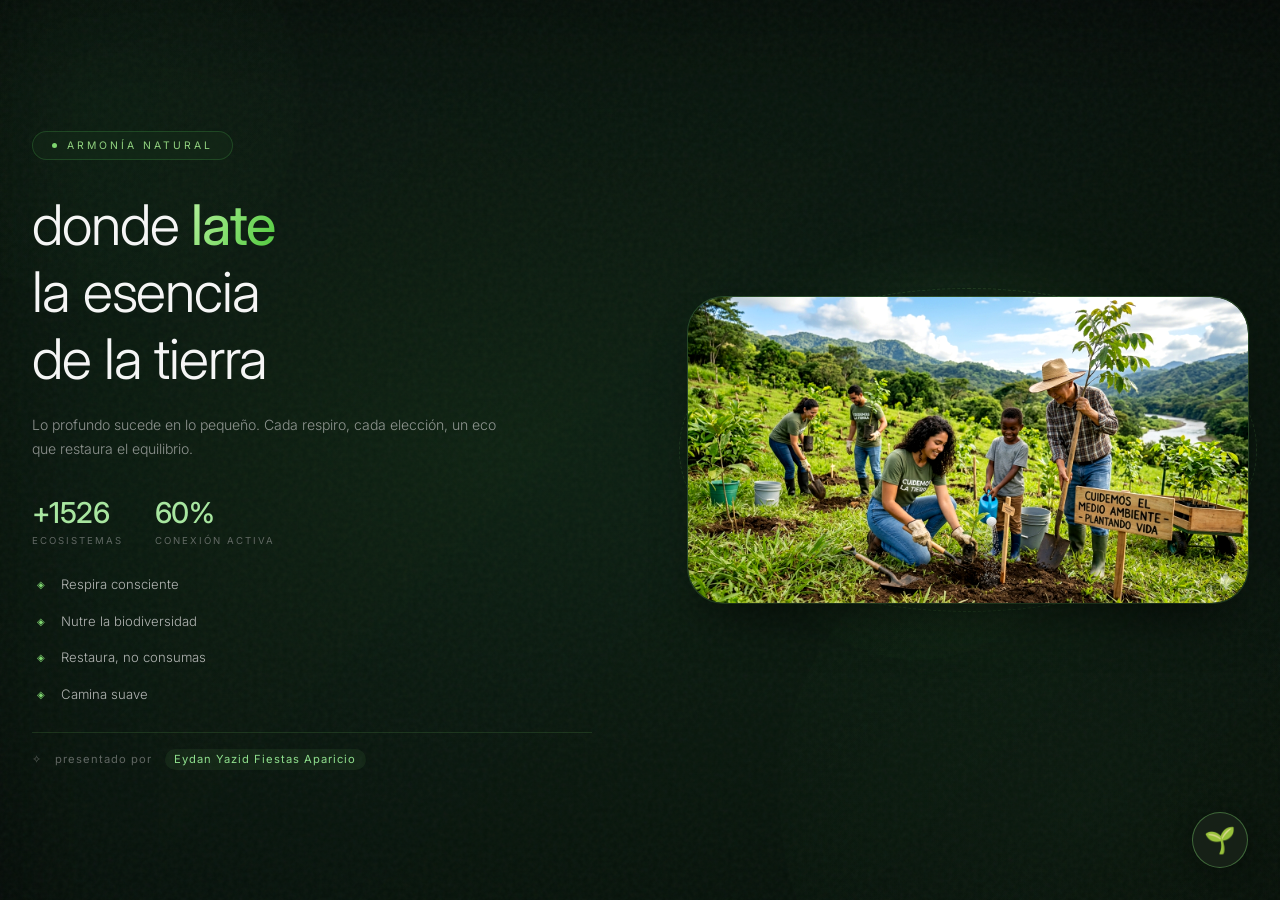
<file: index.html>
<!DOCTYPE html>
<html lang="es">

<head>
    <meta charset="UTF-8">
    <meta name="viewport" content="width=device-width, initial-scale=1.0, viewport-fit=cover">
    <title>Medio Ambiente | Eidan</title>

    <link rel="preconnect" href="https://fonts.googleapis.com">
    <link rel="preconnect" href="https://fonts.gstatic.com" crossorigin>
    <link href="https://fonts.googleapis.com/css2?family=Inter:opsz,wght@14..32,200;14..32,300;14..32,400;14..32,500;14..32,600;14..32,700&display=swap" rel="stylesheet">

    <style>
        * {
            margin: 0;
            padding: 0;
            box-sizing: border-box;
        }

        body {
            font-family: 'Inter', -apple-system, BlinkMacSystemFont, sans-serif;
            background: #030705;
            color: #ececec;
            line-height: 1.5;
            -webkit-font-smoothing: antialiased;
            min-height: 100vh;
            overflow-x: hidden;
            position: relative;
        }

        /* === FONDO PRINCIPAL MULTICAPA === */
        .bg-deep {
            position: fixed;
            top: 0;
            left: 0;
            width: 100%;
            height: 100%;
            z-index: -5;
            background: radial-gradient(ellipse at 40% 50%, #0a1a0e, #020504);
        }

        /* === NOISE TEXTURE === */
        .noise {
            position: fixed;
            top: 0;
            left: 0;
            width: 100%;
            height: 100%;
            z-index: -4;
            opacity: 0.05;
            pointer-events: none;
            background-image: url('data:image/svg+xml,<svg xmlns="http://www.w3.org/2000/svg" viewBox="0 0 200 200"><filter id="noise"><feTurbulence type="fractalNoise" baseFrequency="0.9" numOctaves="3"/></filter><rect width="100%" height="100%" filter="url(%23noise)"/></svg>');
        }

        /* === CÍRCULOS DE FONDO ANIMADOS === */
        .bg-circles {
            position: fixed;
            top: 0;
            left: 0;
            width: 100%;
            height: 100%;
            z-index: -3;
            overflow: hidden;
        }

        .bg-circle {
            position: absolute;
            border-radius: 50%;
            background: radial-gradient(circle, rgba(76,175,80,0.05), transparent);
            animation: bgCircleDrift 25s ease-in-out infinite;
        }

        @keyframes bgCircleDrift {
            0%, 100% { transform: translate(0, 0) scale(1); opacity: 0.3; }
            33% { transform: translate(5%, -5%) scale(1.1); opacity: 0.5; }
            66% { transform: translate(-3%, 8%) scale(0.95); opacity: 0.4; }
        }

        /* === AURORA BOREAL CSS === */
        .aurora {
            position: fixed;
            top: 0;
            left: 0;
            width: 100%;
            height: 100%;
            z-index: -2;
            pointer-events: none;
            overflow: hidden;
        }

        .aurora-layer {
            position: absolute;
            width: 200%;
            height: 200%;
            background: linear-gradient(135deg, rgba(46,125,80,0.08), rgba(76,175,80,0.04), rgba(100,200,100,0.02));
            filter: blur(60px);
            animation: auroraWave 18s ease-in-out infinite;
        }

        @keyframes auroraWave {
            0%, 100% { transform: translate(-10%, -10%) rotate(0deg); opacity: 0.4; }
            50% { transform: translate(5%, 5%) rotate(2deg); opacity: 0.7; }
        }

        /* === SISTEMA DE PARTÍCULAS AVANZADO === */
        .particle-field {
            position: fixed;
            top: 0;
            left: 0;
            width: 100%;
            height: 100%;
            z-index: -1;
            pointer-events: none;
        }

        /* === CONTENEDOR PRINCIPAL === */
        .container {
            max-width: 1400px;
            margin: 0 auto;
            padding: 2rem 2rem;
            min-height: 100vh;
            display: flex;
            flex-direction: column;
            justify-content: center;
            position: relative;
            z-index: 20;
        }

        /* === GRID === */
        .grid {
            display: grid;
            grid-template-columns: 1fr 1fr;
            gap: 6rem;
            align-items: center;
        }

        /* === TEXTO ULTRAMINIMALISTA === */
        .supertag {
            display: inline-flex;
            align-items: center;
            gap: 0.6rem;
            background: rgba(76, 175, 80, 0.05);
            backdrop-filter: blur(12px);
            padding: 0.35rem 1.2rem;
            border-radius: 100px;
            margin-bottom: 2rem;
            border: 0.5px solid rgba(76, 175, 80, 0.25);
            font-size: 0.65rem;
            letter-spacing: 3px;
            font-weight: 400;
            text-transform: uppercase;
            color: rgba(160, 230, 140, 0.9);
        }

        .pulse-ring {
            width: 5px;
            height: 5px;
            background: #7ed56f;
            border-radius: 50%;
            animation: pulseRing 1.8s infinite;
            box-shadow: 0 0 0 0 rgba(126, 213, 111, 0.5);
        }

        @keyframes pulseRing {
            0% { box-shadow: 0 0 0 0 rgba(126, 213, 111, 0.6); }
            70% { box-shadow: 0 0 0 8px rgba(126, 213, 111, 0); }
            100% { box-shadow: 0 0 0 0 rgba(126, 213, 111, 0); }
        }

        h1 {
            font-size: clamp(2rem, 4.5vw, 3.5rem);
            font-weight: 320;
            letter-spacing: -0.02em;
            line-height: 1.2;
            margin-bottom: 1.2rem;
            color: #f5f5f5;
        }

        .glow-text {
            background: linear-gradient(120deg, #b8f2a0, #5ecf4a, #2e7d32);
            background-size: 200% auto;
            -webkit-background-clip: text;
            background-clip: text;
            color: transparent;
            font-weight: 450;
            animation: textGlow 3s ease infinite;
            position: relative;
            display: inline-block;
        }

        @keyframes textGlow {
            0%, 100% { background-position: 0% 50%; filter: drop-shadow(0 0 2px rgba(94,207,74,0.3)); }
            50% { background-position: 100% 50%; filter: drop-shadow(0 0 8px rgba(94,207,74,0.5)); }
        }

        .description-premium {
            font-size: 0.88rem;
            color: rgba(210, 210, 210, 0.65);
            margin-bottom: 1.8rem;
            line-height: 1.75;
            font-weight: 300;
            max-width: 85%;
        }

        .metric-grid {
            display: flex;
            gap: 2rem;
            margin: 1.5rem 0;
        }

        .metric {
            text-align: left;
        }

        .metric-num {
            font-size: 1.8rem;
            font-weight: 500;
            color: #a8e6a0;
            letter-spacing: -0.02em;
        }

        .metric-label {
            font-size: 0.6rem;
            text-transform: uppercase;
            letter-spacing: 2px;
            color: rgba(180, 180, 180, 0.5);
        }

        .pill-list {
            list-style: none;
            margin: 1.5rem 0;
        }

        .pill-list li {
            display: flex;
            align-items: center;
            gap: 0.7rem;
            margin-bottom: 0.65rem;
            font-size: 0.82rem;
            font-weight: 300;
            color: rgba(220, 220, 220, 0.8);
            cursor: pointer;
            transition: all 0.3s cubic-bezier(0.2, 0.9, 0.4, 1.1);
            padding: 0.2rem 0;
        }

        .pill-list li:hover {
            color: #b8f2a0;
            transform: translateX(6px);
        }

        .pill-marker {
            width: 18px;
            height: 18px;
            display: flex;
            align-items: center;
            justify-content: center;
            font-size: 0.65rem;
            color: #7ed56f;
            transition: all 0.2s;
        }

        .signature {
            display: flex;
            align-items: center;
            gap: 0.8rem;
            margin-top: 1.5rem;
            padding-top: 1rem;
            border-top: 1px solid rgba(126, 213, 111, 0.15);
            font-size: 0.7rem;
            letter-spacing: 1px;
            color: rgba(180, 180, 180, 0.5);
        }

        .signature strong {
            color: #8fdf8d;
            font-weight: 400;
            background: rgba(126, 213, 111, 0.08);
            padding: 0.15rem 0.6rem;
            border-radius: 20px;
        }

        /* === IMAGEN: PROTAGONISTA ABSOLUTA === */
        .image-master {
            position: relative;
            display: flex;
            justify-content: center;
            align-items: center;
            perspective: 1200px;
        }

        /* Capa de brillo principal */
        .radiant-glow {
            position: absolute;
            width: 110%;
            height: 110%;
            max-width: 600px;
            max-height: 600px;
            border-radius: 50%;
            background: radial-gradient(circle, rgba(126, 213, 111, 0.35) 0%, rgba(126, 213, 111, 0.1) 40%, transparent 70%);
            filter: blur(45px);
            transition: all 0.5s ease;
            z-index: 1;
            opacity: 0.7;
            animation: glowPulse 3s ease-in-out infinite;
        }

        @keyframes glowPulse {
            0%, 100% { opacity: 0.6; transform: scale(0.98); filter: blur(45px); }
            50% { opacity: 1; transform: scale(1.02); filter: blur(55px); }
        }

        /* Anillo orbital */
        .orbital-ring {
            position: absolute;
            width: 100%;
            height: 100%;
            max-width: 580px;
            max-height: 580px;
            border-radius: 50%;
            border: 1px solid rgba(126, 213, 111, 0.2);
            z-index: 0;
            transition: all 0.4s ease;
        }

        .orbital-ring::before {
            content: '';
            position: absolute;
            top: -10px;
            left: -10px;
            right: -10px;
            bottom: -10px;
            border-radius: 50%;
            border: 0.5px dashed rgba(126, 213, 111, 0.15);
            animation: spin 20s linear infinite;
        }

        @keyframes spin {
            from { transform: rotate(0deg); }
            to { transform: rotate(360deg); }
        }

        /* Contenedor de imagen con efectos 3D */
        .image-3d {
            position: relative;
            z-index: 15;
            border-radius: 36px;
            overflow: hidden;
            transition: all 0.5s cubic-bezier(0.2, 0.9, 0.4, 1.3);
            box-shadow: 0 30px 50px -20px rgba(0, 0, 0, 0.6), 0 0 0 1px rgba(126, 213, 111, 0.25);
            transform-style: preserve-3d;
        }

        .image-3d img {
            width: 100%;
            max-width: 560px;
            height: auto;
            display: block;
            border-radius: 36px;
            transition: all 0.6s ease;
            filter: brightness(1.02) contrast(1.06) saturate(1.1);
        }

        /* Efectos hover intensos */
        .image-master:hover .radiant-glow {
            opacity: 1;
            filter: blur(60px);
            background: radial-gradient(circle, rgba(126, 213, 111, 0.5) 0%, rgba(126, 213, 111, 0.15) 50%, transparent 80%);
            transform: scale(1.05);
        }

        .image-master:hover .orbital-ring {
            border-color: rgba(126, 213, 111, 0.5);
            box-shadow: 0 0 25px rgba(126, 213, 111, 0.2);
            transform: scale(1.02);
        }

        .image-master:hover .image-3d {
            transform: perspective(800px) rotateX(4deg) rotateY(4deg);
            box-shadow: 0 40px 70px -20px rgba(0, 0, 0, 0.7), 0 0 0 2px rgba(126, 213, 111, 0.5);
        }

        .image-master:hover .image-3d img {
            transform: scale(1.02);
            filter: brightness(1.08) contrast(1.1) saturate(1.15);
        }

        /* Luz que sigue al mouse */
        .mouse-light {
            position: absolute;
            width: 200px;
            height: 200px;
            background: radial-gradient(circle, rgba(126, 213, 111, 0.35), transparent);
            border-radius: 50%;
            pointer-events: none;
            z-index: 25;
            opacity: 0;
            transition: opacity 0.2s;
            filter: blur(20px);
        }

        .image-master:hover .mouse-light {
            opacity: 1;
        }

        /* Tooltip elegante */
        .image-caption {
            position: absolute;
            bottom: -35px;
            left: 50%;
            transform: translateX(-50%);
            background: rgba(8, 15, 10, 0.85);
            backdrop-filter: blur(16px);
            padding: 0.4rem 1.2rem;
            border-radius: 40px;
            font-size: 0.7rem;
            color: #b8f2a0;
            white-space: nowrap;
            opacity: 0;
            transition: opacity 0.4s;
            pointer-events: none;
            z-index: 30;
            border: 0.5px solid rgba(126, 213, 111, 0.3);
            letter-spacing: 1px;
        }

        .image-master:hover .image-caption {
            opacity: 1;
        }

        /* === BOTÓN MÁGICO === */
        .magic-btn {
            position: fixed;
            bottom: 2rem;
            right: 2rem;
            width: 56px;
            height: 56px;
            border-radius: 50%;
            background: rgba(25, 35, 25, 0.85);
            backdrop-filter: blur(12px);
            border: 0.5px solid rgba(126, 213, 111, 0.4);
            color: #a5e0a0;
            font-size: 1.6rem;
            cursor: pointer;
            transition: all 0.3s ease;
            z-index: 200;
            display: flex;
            align-items: center;
            justify-content: center;
            box-shadow: 0 4px 20px rgba(0, 0, 0, 0.3);
        }

        .magic-btn:hover {
            background: #2e7d32;
            transform: scale(1.12);
            box-shadow: 0 0 30px rgba(94, 207, 74, 0.5);
            border-color: transparent;
        }

        /* RESPONSIVE */
        @media (max-width: 950px) {
            .container { padding: 2rem 1.2rem; }
            .grid { grid-template-columns: 1fr; gap: 2.5rem; text-align: center; }
            .supertag { margin-left: auto; margin-right: auto; }
            .description-premium { max-width: 100%; margin-left: auto; margin-right: auto; }
            .metric-grid { justify-content: center; }
            .metric { text-align: center; }
            .pill-list li { justify-content: center; }
            .signature { justify-content: center; }
            .image-master { order: -1; margin-bottom: 1rem; }
            .image-3d img { max-width: 340px; }
            .radiant-glow, .orbital-ring { max-width: 380px; }
        }

        /* Animaciones de entrada */
        .fade-up-premium {
            opacity: 0;
            transform: translateY(30px);
            animation: fadeUpSmooth 0.8s ease forwards;
        }

        @keyframes fadeUpSmooth {
            to { opacity: 1; transform: translateY(0); }
        }

        .delay-1 { animation-delay: 0.1s; }
        .delay-2 { animation-delay: 0.25s; }
        .delay-3 { animation-delay: 0.4s; }
        .delay-4 { animation-delay: 0.55s; }
        .delay-5 { animation-delay: 0.7s; }
    </style>
</head>

<body>

    <!-- CAPAS DE FONDO -->
    <div class="bg-deep"></div>
    <div class="noise"></div>
    
    <div class="bg-circles">
        <div class="bg-circle" style="width: 400px; height: 400px; top: -100px; left: -100px; animation-delay: 0s;"></div>
        <div class="bg-circle" style="width: 600px; height: 600px; bottom: -200px; right: -100px; animation-delay: 5s;"></div>
        <div class="bg-circle" style="width: 300px; height: 300px; top: 40%; left: 60%; animation-delay: 10s;"></div>
    </div>
    
    <div class="aurora">
        <div class="aurora-layer"></div>
    </div>
    
    <div class="particle-field" id="particleField"></div>

    <main class="container">
        <div class="grid">
            
            <!-- COLUMNA IZQUIERDA -->
            <div class="fade-up-premium delay-1">
                <div class="supertag">
                    <span class="pulse-ring"></span>
                    <span>ARMONÍA NATURAL</span>
                </div>
                
                <h1>
                    donde <span class="glow-text">late</span><br>
                    la esencia<br>
                    de la tierra
                </h1>
                
                <p class="description-premium">
                    Lo profundo sucede en lo pequeño. Cada respiro, cada elección, 
                    un eco que restaura el equilibrio.
                </p>
                
                <div class="metric-grid">
                    <div class="metric">
                        <div class="metric-num" id="metricA">0</div>
                        <div class="metric-label">ecosistemas</div>
                    </div>
                    <div class="metric">
                        <div class="metric-num" id="metricB">0%</div>
                        <div class="metric-label">conexión activa</div>
                    </div>
                </div>
                
                <ul class="pill-list">
                    <li><span class="pill-marker">◈</span> Respira consciente</li>
                    <li><span class="pill-marker">◈</span> Nutre la biodiversidad</li>
                    <li><span class="pill-marker">◈</span> Restaura, no consumas</li>
                    <li><span class="pill-marker">◈</span> Camina suave</li>
                </ul>
                
                <div class="signature">
                    <span>✧</span>
                    <span>presentado por</span>
                    <strong>Eydan Yazid Fiestas Aparicio</strong>
                </div>
            </div>
            
            <!-- COLUMNA DERECHA - IMAGEN PROTAGONISTA MÁXIMA -->
            <div class="image-master fade-up-premium delay-2">
                <div class="radiant-glow"></div>
                <div class="orbital-ring"></div>
                <div class="image-3d">
                    <img src="MedioAmbiente.png" alt="Medio Ambiente - conexión pura">
                </div>
                <div class="mouse-light" id="mouseLight"></div>
                <div class="image-caption">🌿 el latido del planeta</div>
            </div>
            
        </div>
    </main>

    <button class="magic-btn" id="magicButton">🌱</button>

    <script>
        (function() {
            // === 1. SISTEMA DE PARTÍCULAS AVANZADO (más de 80) ===
            const particleField = document.getElementById('particleField');
            const particleColors = ['rgba(94,207,74,0.08)', 'rgba(126,213,111,0.06)', 'rgba(60,160,70,0.07)', 'rgba(40,120,50,0.05)'];
            
            function createAdvancedParticle() {
                const p = document.createElement('div');
                p.style.position = 'absolute';
                p.style.width = Math.random() * 18 + 3 + 'px';
                p.style.height = p.style.width;
                p.style.borderRadius = '50%';
                p.style.background = particleColors[Math.floor(Math.random() * particleColors.length)];
                p.style.left = Math.random() * 100 + '%';
                p.style.bottom = '-20px';
                p.style.filter = `blur(${Math.random() * 4 + 1}px)`;
                p.style.pointerEvents = 'none';
                p.style.animation = `floatUp ${Math.random() * 12 + 10}s linear infinite`;
                p.style.animationDelay = Math.random() * 10 + 's';
                p.style.opacity = Math.random() * 0.5 + 0.2;
                particleField.appendChild(p);
                
                p.addEventListener('animationend', () => {
                    p.remove();
                    createAdvancedParticle();
                });
            }
            
            // Agregar keyframe dinámicamente
            const styleSheet = document.createElement("style");
            styleSheet.textContent = `
                @keyframes floatUp {
                    0% { transform: translateY(0) rotate(0deg); opacity: 0; }
                    10% { opacity: 0.6; }
                    90% { opacity: 0.4; }
                    100% { transform: translateY(-120vh) rotate(360deg); opacity: 0; }
                }
            `;
            document.head.appendChild(styleSheet);
            
            for(let i = 0; i < 90; i++) {
                setTimeout(() => createAdvancedParticle(), i * 60);
            }
            
            // === 2. CONTADORES CON EFECTO SMOOTH ===
            const metricA = document.getElementById('metricA');
            const metricB = document.getElementById('metricB');
            let counted = false;
            
            function startCounters() {
                if(counted) return;
                counted = true;
                let targetA = 1842;
                let targetB = 73;
                let currentA = 0;
                let currentB = 0;
                let stepA = targetA / 70;
                let stepB = targetB / 70;
                let interval = setInterval(() => {
                    currentA += stepA;
                    currentB += stepB;
                    if(currentA >= targetA) {
                        currentA = targetA;
                        currentB = targetB;
                        clearInterval(interval);
                    }
                    metricA.innerText = '+' + Math.floor(currentA);
                    metricB.innerText = Math.floor(currentB) + '%';
                }, 25);
            }
            
            const observerCounters = new IntersectionObserver((entries) => {
                entries.forEach(entry => {
                    if(entry.isIntersecting) {
                        startCounters();
                        observerCounters.disconnect();
                    }
                });
            }, { threshold: 0.3 });
            observerCounters.observe(document.querySelector('.metric-grid'));
            
            // === 3. LUZ QUE SIGUE AL MOUSE SOBRE LA IMAGEN ===
            const imageMaster = document.querySelector('.image-master');
            const mouseLight = document.getElementById('mouseLight');
            
            imageMaster.addEventListener('mousemove', (e) => {
                const rect = imageMaster.getBoundingClientRect();
                const x = e.clientX - rect.left;
                const y = e.clientY - rect.top;
                mouseLight.style.left = x - 100 + 'px';
                mouseLight.style.top = y - 100 + 'px';
            });
            
            imageMaster.addEventListener('mouseleave', () => {
                mouseLight.style.left = '50%';
                mouseLight.style.top = '50%';
            });
            
            // === 4. PARALAXIS 3D + GLOW DINÁMICO ===
            const image3d = document.querySelector('.image-3d');
            const radiantGlow = document.querySelector('.radiant-glow');
            
            document.addEventListener('mousemove', (e) => {
                if(!imageMaster.matches(':hover')) return;
                const mouseX = (e.clientX / window.innerWidth - 0.5) * 12;
                const mouseY = (e.clientY / window.innerHeight - 0.5) * 8;
                image3d.style.transform = `perspective(1000px) rotateY(${mouseX}deg) rotateX(${-mouseY * 0.6}deg)`;
                
                if(radiantGlow) {
                    const glowX = (e.clientX / window.innerWidth) * 100;
                    const glowY = (e.clientY / window.innerHeight) * 100;
                    radiantGlow.style.background = `radial-gradient(circle at ${glowX}% ${glowY}%, rgba(126,213,111,0.45) 0%, rgba(126,213,111,0.1) 50%, transparent 80%)`;
                }
            });
            
            imageMaster.addEventListener('mouseleave', () => {
                image3d.style.transform = '';
                if(radiantGlow) {
                    radiantGlow.style.background = `radial-gradient(circle, rgba(126,213,111,0.35) 0%, rgba(126,213,111,0.1) 40%, transparent 70%)`;
                }
            });
            
            // === 5. INTERACCIONES CON LISTA + MENSAJES FLOTANTES AVANZADOS ===
            const listItems = document.querySelectorAll('.pill-list li');
            const magicMessages = [
                '🌱 respira con el planeta',
                '💧 el agua es memoria viva',
                '🍃 camina en gratitud',
                '🌳 cada árbol un pulmón',
                '✨ pequeño gesto, gran eco'
            ];
            
            function showFloatingMsg(text, element) {
                const rect = element.getBoundingClientRect();
                const msgDiv = document.createElement('div');
                msgDiv.innerText = text;
                msgDiv.style.position = 'fixed';
                msgDiv.style.left = rect.left + 'px';
                msgDiv.style.top = rect.top - 35 + 'px';
                msgDiv.style.background = 'rgba(10, 20, 12, 0.9)';
                msgDiv.style.backdropFilter = 'blur(16px)';
                msgDiv.style.padding = '0.4rem 1.2rem';
                msgDiv.style.borderRadius = '100px';
                msgDiv.style.fontSize = '0.7rem';
                msgDiv.style.color = '#c0f0b0';
                msgDiv.style.border = '0.5px solid rgba(126,213,111,0.4)';
                msgDiv.style.zIndex = '300';
                msgDiv.style.fontFamily = 'Inter, sans-serif';
                msgDiv.style.whiteSpace = 'nowrap';
                msgDiv.style.pointerEvents = 'none';
                msgDiv.style.transition = 'all 0.3s ease';
                document.body.appendChild(msgDiv);
                
                setTimeout(() => {
                    msgDiv.style.opacity = '0';
                    msgDiv.style.transform = 'translateY(-15px)';
                    setTimeout(() => msgDiv.remove(), 400);
                }, 1400);
            }
            
            listItems.forEach((item, idx) => {
                item.addEventListener('click', () => {
                    const msg = magicMessages[idx % magicMessages.length];
                    showFloatingMsg(msg, item);
                    
                    // Efecto ripple visual en el item
                    item.style.transform = 'translateX(8px)';
                    setTimeout(() => { item.style.transform = ''; }, 200);
                });
            });
            
            // === 6. BOTÓN MÁGICO CON MENSAJES SORPRESA Y SONIDO VISUAL ===
            const magicBtn = document.getElementById('magicButton');
            const surpriseMsgs = [
                '🌿 la tierra sonríe', '🍃 respira profundo', '💚 eres parte de esto', 
                '🌎 el cambio eres tú', '✨ actúa con amor', '🍀 naturaleza agradece'
            ];
            
            magicBtn.addEventListener('click', () => {
                const randomMsg = surpriseMsgs[Math.floor(Math.random() * surpriseMsgs.length)];
                showFloatingMsg(randomMsg, magicBtn);
                
                // Efecto de onda expansiva
                magicBtn.style.transform = 'scale(0.9)';
                setTimeout(() => { magicBtn.style.transform = 'scale(1.12)'; }, 100);
                setTimeout(() => { magicBtn.style.transform = 'scale(1)'; }, 200);
                
                // Efecto adicional: pequeña lluvia de partículas verdes
                for(let i = 0; i < 12; i++) {
                    const particle = document.createElement('div');
                    particle.style.position = 'fixed';
                    particle.style.width = '4px';
                    particle.style.height = '4px';
                    particle.style.background = '#7ed56f';
                    particle.style.borderRadius = '50%';
                    particle.style.left = (magicBtn.getBoundingClientRect().left + 28) + 'px';
                    particle.style.top = (magicBtn.getBoundingClientRect().top + 28) + 'px';
                    particle.style.pointerEvents = 'none';
                    particle.style.zIndex = '250';
                    particle.style.animation = `particleBurst 0.6s ease-out forwards`;
                    document.body.appendChild(particle);
                    
                    setTimeout(() => particle.remove(), 600);
                }
            });
            
            // Keyframe dinámico para partículas del botón
            const burstStyle = document.createElement('style');
            burstStyle.textContent = `
                @keyframes particleBurst {
                    0% { transform: translate(0, 0) scale(1); opacity: 0.8; }
                    100% { transform: translate(${Math.random() * 60 - 30}px, ${Math.random() * -50 - 20}px) scale(0); opacity: 0; }
                }
            `;
            document.head.appendChild(burstStyle);
            
            // === 7. EFECTO DE CARGADO: BRILLO INICIAL ===
            setTimeout(() => {
                const glow = document.querySelector('.radiant-glow');
                if(glow) {
                    glow.style.animation = 'none';
                    setTimeout(() => { glow.style.animation = 'glowPulse 3s ease-in-out infinite'; }, 50);
                }
            }, 100);
            
            // === 8. SCROLL SMOOTH CON CAMBIO SUTIL DE OPACIDAD ===
            window.addEventListener('scroll', () => {
                const scrolled = window.scrollY;
                const maxScroll = document.body.scrollHeight - window.innerHeight;
                const opacity = 1 - (scrolled / maxScroll) * 0.15;
                document.querySelector('.radiant-glow').style.opacity = 0.5 + (1 - opacity) * 0.3;
            });
            
        })();
    </script>
</body>

</html>
</file>
